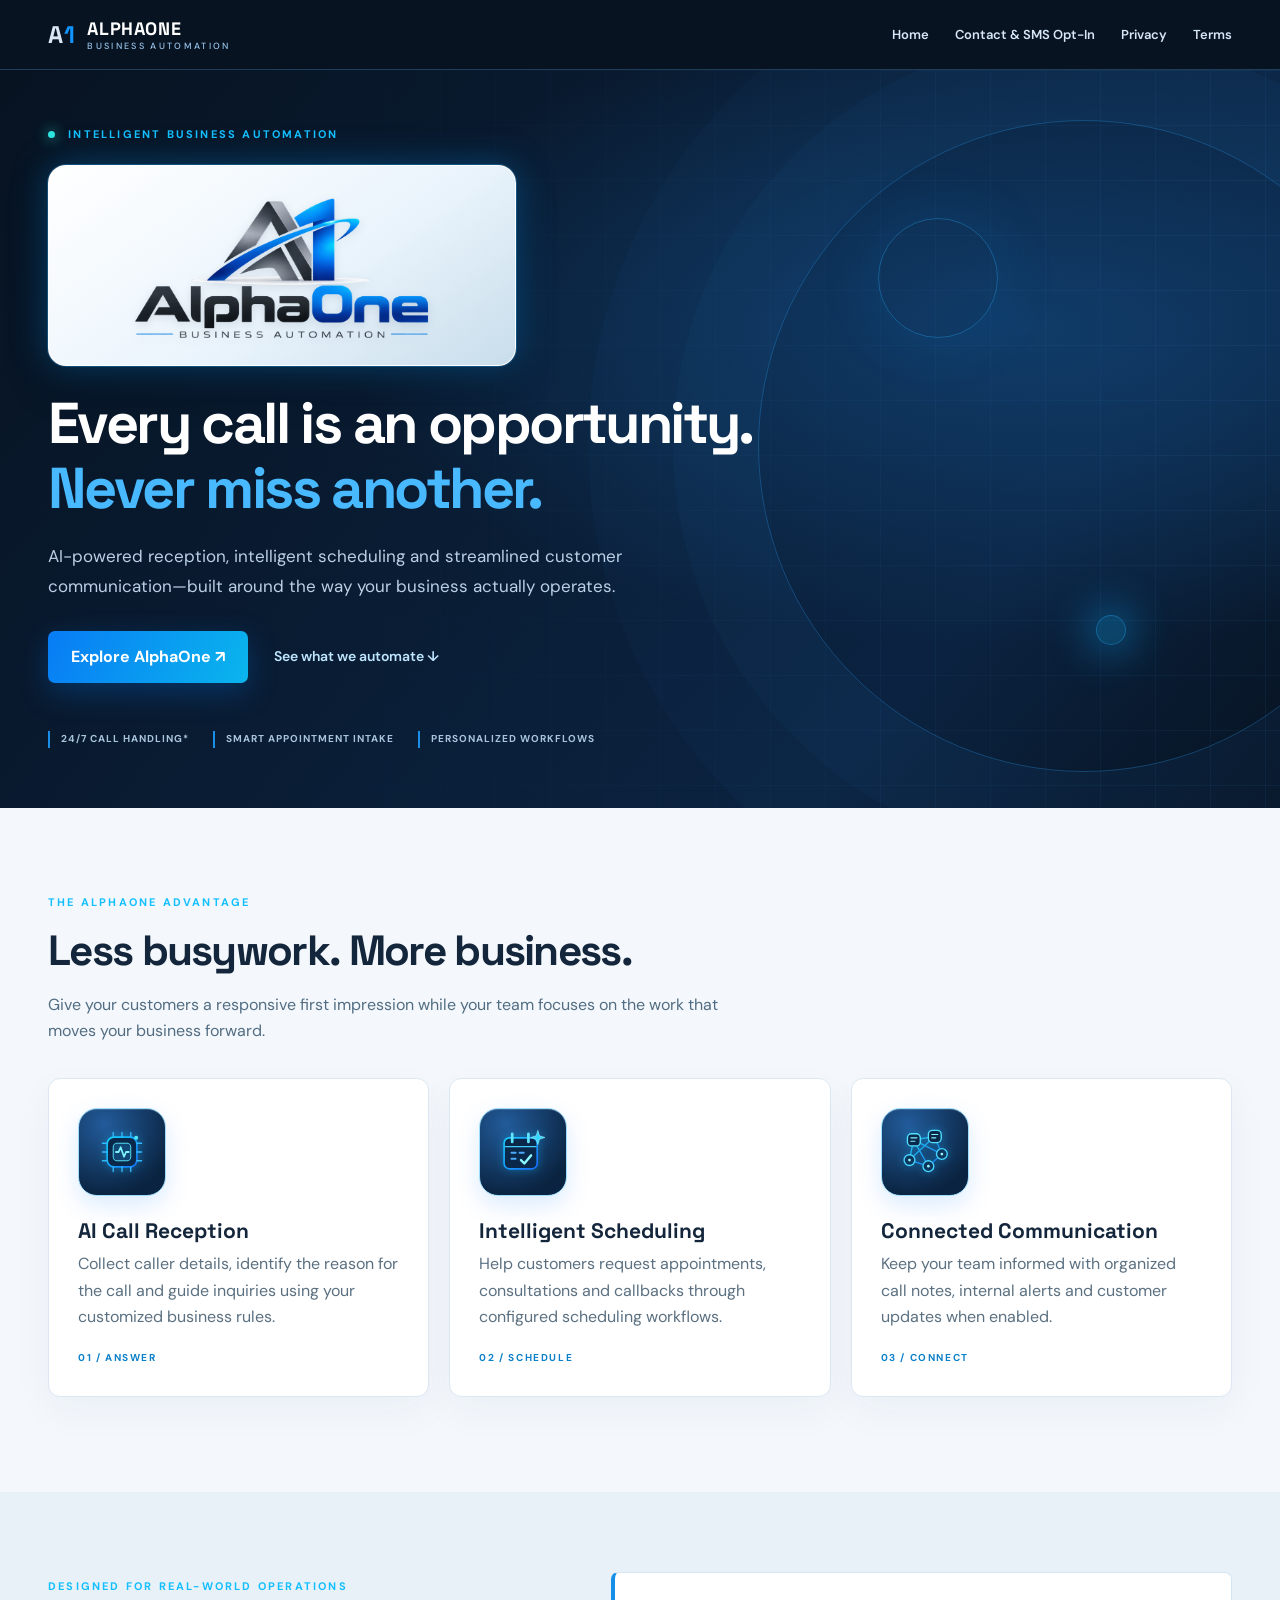
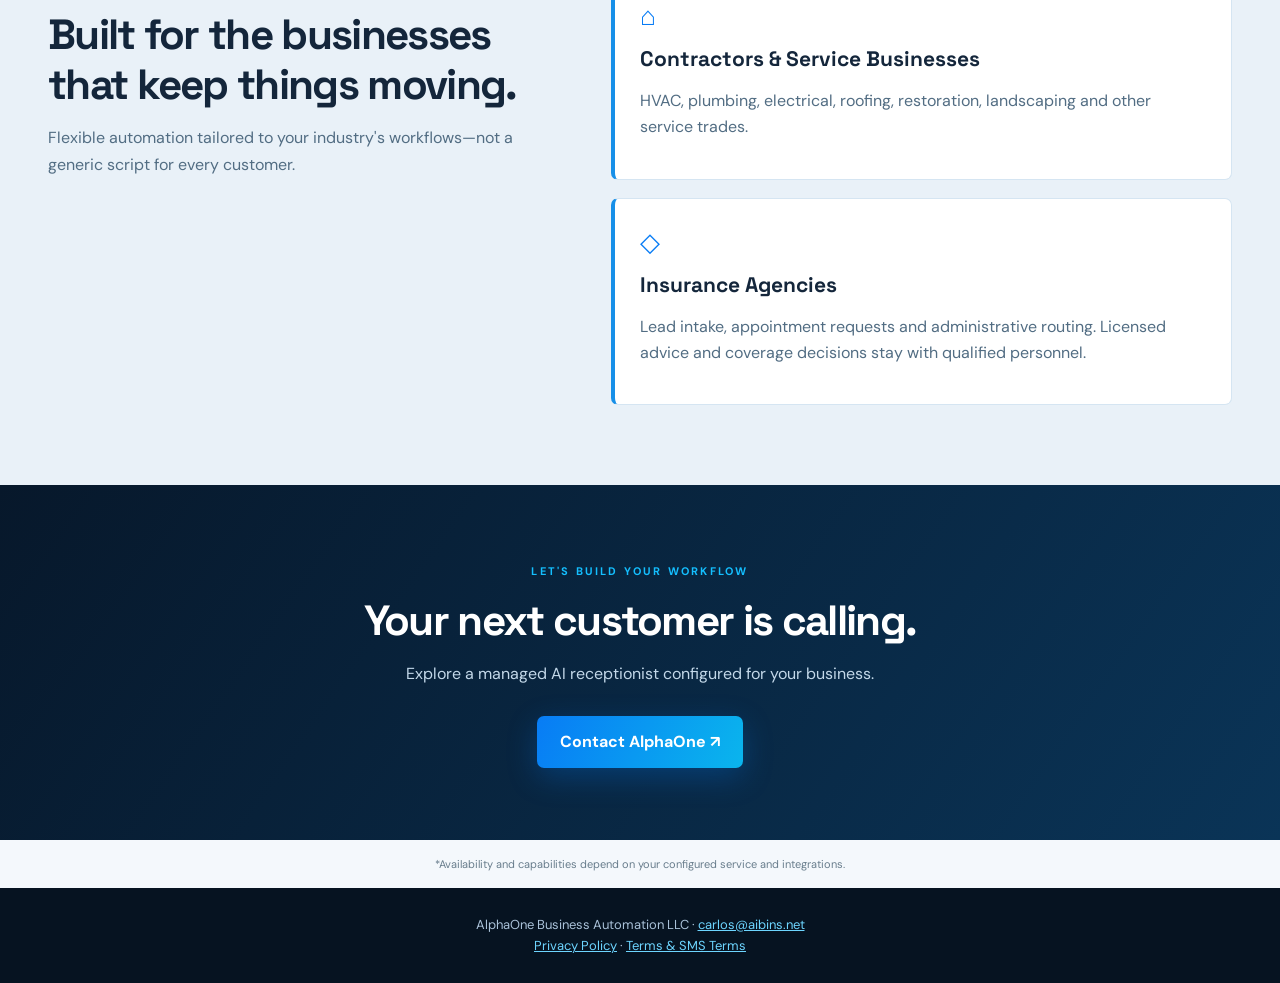
<file: index.html>
<!doctype html><html lang="en"><head><meta charset="utf-8"><meta name="viewport" content="width=device-width, initial-scale=1"><title>AlphaOne Business Automation | AI Reception & Scheduling</title><meta name="description" content="AlphaOne Business Automation provides managed AI receptionist and appointment automation solutions for contractors and insurance agencies."><link rel="stylesheet" href="style.css"></head><body><header class="site-header"><div class="header-inner"><a class="brand" href="index.html"><span class="brand-mark">A<span>1</span></span><span>ALPHAONE <small>BUSINESS AUTOMATION</small></span></a><nav aria-label="Main navigation"><a href="index.html">Home</a><a href="contact.html">Contact &amp; SMS Opt-In</a><a href="privacy.html">Privacy</a><a href="terms.html">Terms</a></nav></div></header><main><section class="hero-wrap"><div class="circuit" aria-hidden="true"></div><div class="hero-content"><div class="eyebrow"><span class="pulse"></span> INTELLIGENT BUSINESS AUTOMATION</div><div class="hero-logo-panel"><img class="hero-logo" src="alphaone-logo.png" alt="AlphaOne Business Automation logo"></div><h1>Every call is an opportunity.<br><em>Never miss another.</em></h1><p>AI-powered reception, intelligent scheduling and streamlined customer communication—built around the way your business actually operates.</p><div class="hero-actions"><a class="btn" href="contact.html">Explore AlphaOne <span aria-hidden="true">↗</span></a><a class="text-link" href="#solutions">See what we automate ↓</a></div><div class="hero-proof"><span>24/7 CALL HANDLING*</span><span>SMART APPOINTMENT INTAKE</span><span>PERSONALIZED WORKFLOWS</span></div></div><div class="orb orb-one" aria-hidden="true"></div><div class="orb orb-two" aria-hidden="true"></div></section><section class="content-section" id="solutions"><div class="section-heading"><span class="kicker">THE ALPHAONE ADVANTAGE</span><h2>Less busywork. More business.</h2><p>Give your customers a responsive first impression while your team focuses on the work that moves your business forward.</p></div><div class="cards"><article class="card"><div class="card-icon"><svg viewBox="0 0 80 80" role="img" aria-label="AI microchip with voice signal"><defs><linearGradient id="chipGrad" x1="0" y1="0" x2="1" y2="1"><stop stop-color="#10d7ff"/><stop offset="1" stop-color="#1673fa"/></linearGradient></defs><rect x="18" y="18" width="44" height="44" rx="10" fill="#0a294a" stroke="url(#chipGrad)" stroke-width="2.4"/><rect x="27" y="27" width="26" height="26" rx="6" fill="#104775" stroke="#5ce8ff" stroke-width="1.4"/><path d="M31 40h4l3-7 5 14 3-7h4" fill="none" stroke="#80f3ff" stroke-width="2.6" stroke-linecap="round" stroke-linejoin="round"/> <g stroke="#32baff" stroke-width="2" stroke-linecap="round"><path d="M27 11v7M40 11v7M53 11v7M27 62v7M40 62v7M53 62v7M11 27h7M11 40h7M11 53h7M62 27h7M62 40h7M62 53h7"/></g><circle cx="61" cy="19" r="3" fill="#4fe9f8"/></svg></div><h3>AI Call Reception</h3><p>Collect caller details, identify the reason for the call and guide inquiries using your customized business rules.</p><span class="card-number">01 / ANSWER</span></article><article class="card"><div class="card-icon"><svg viewBox="0 0 80 80" role="img" aria-label="Smart calendar with AI spark"><defs><linearGradient id="calGrad" x1="0" y1="0" x2="1" y2="1"><stop stop-color="#18cfff"/><stop offset="1" stop-color="#176dff"/></linearGradient></defs><rect x="12" y="19" width="49" height="46" rx="8" fill="#0a294a" stroke="url(#calGrad)" stroke-width="2.4"/><path d="M13 32h47" stroke="#44c9ff" stroke-width="2"/><path d="M24 13v12M48 13v12" stroke="#62e5ff" stroke-width="4" stroke-linecap="round"/><path d="M23 41h6M23 50h6M35 41h6" stroke="#4ca9f7" stroke-width="3" stroke-linecap="round"/><path d="m37 52 5 5 10-12" fill="none" stroke="#8af7ff" stroke-width="3.5" stroke-linecap="round" stroke-linejoin="round"/><path d="m62 8 2.5 8 8 2.5-8 2.5-2.5 8-2.5-8-8-2.5 8-2.5z" fill="#36d6ff" stroke="#a3f7ff" stroke-width=".8"/></svg></div><h3>Intelligent Scheduling</h3><p>Help customers request appointments, consultations and callbacks through configured scheduling workflows.</p><span class="card-number">02 / SCHEDULE</span></article><article class="card"><div class="card-icon"><svg viewBox="0 0 80 80" role="img" aria-label="Connected digital communication network"><defs><linearGradient id="netGrad" x1="0" y1="0" x2="1" y2="1"><stop stop-color="#20d9f5"/><stop offset="1" stop-color="#1876ff"/></linearGradient></defs><path d="M23 22 54 17 65 43 45 61 17 52 23 22 45 61M23 22 65 43M17 52 54 17" fill="none" stroke="url(#netGrad)" stroke-width="2" opacity=".9"/><rect x="14" y="13" width="19" height="18" rx="6" fill="#0a294a" stroke="#54dfff" stroke-width="2"/><path d="M19 19h9M19 24h6" stroke="#83efff" stroke-width="1.7" stroke-linecap="round"/><rect x="45" y="8" width="19" height="18" rx="6" fill="#0a294a" stroke="#54dfff" stroke-width="2"/><path d="M50 14h9M50 19h6" stroke="#83efff" stroke-width="1.7" stroke-linecap="round"/><circle cx="65" cy="43" r="8" fill="#0d365d" stroke="#46d5ff" stroke-width="2"/><circle cx="45" cy="61" r="8" fill="#0d365d" stroke="#46d5ff" stroke-width="2"/><circle cx="17" cy="52" r="8" fill="#0d365d" stroke="#46d5ff" stroke-width="2"/><circle cx="65" cy="43" r="2" fill="#9cf5ff"/><circle cx="45" cy="61" r="2" fill="#9cf5ff"/><circle cx="17" cy="52" r="2" fill="#9cf5ff"/></svg></div><h3>Connected Communication</h3><p>Keep your team informed with organized call notes, internal alerts and customer updates when enabled.</p><span class="card-number">03 / CONNECT</span></article></div></section><section class="industry-section"><div><span class="kicker">DESIGNED FOR REAL-WORLD OPERATIONS</span><h2>Built for the businesses<br>that keep things moving.</h2><p>Flexible automation tailored to your industry's workflows—not a generic script for every customer.</p></div><div class="industry-grid"><div class="industry-card"><span class="industry-icon">⌂</span><h3>Contractors &amp; Service Businesses</h3><p>HVAC, plumbing, electrical, roofing, restoration, landscaping and other service trades.</p></div><div class="industry-card"><span class="industry-icon">◇</span><h3>Insurance Agencies</h3><p>Lead intake, appointment requests and administrative routing. Licensed advice and coverage decisions stay with qualified personnel.</p></div></div></section><section class="cta-section"><span class="kicker">LET'S BUILD YOUR WORKFLOW</span><h2>Your next customer is calling.</h2><p>Explore a managed AI receptionist configured for your business.</p><a class="btn" href="contact.html">Contact AlphaOne ↗</a></section><p class="fine-print">*Availability and capabilities depend on your configured service and integrations.</p></main><footer>AlphaOne Business Automation LLC · <a href="mailto:carlos@aibins.net">carlos@aibins.net</a><br><a href="privacy.html">Privacy Policy</a> · <a href="terms.html">Terms & SMS Terms</a></footer></body></html>
</file>
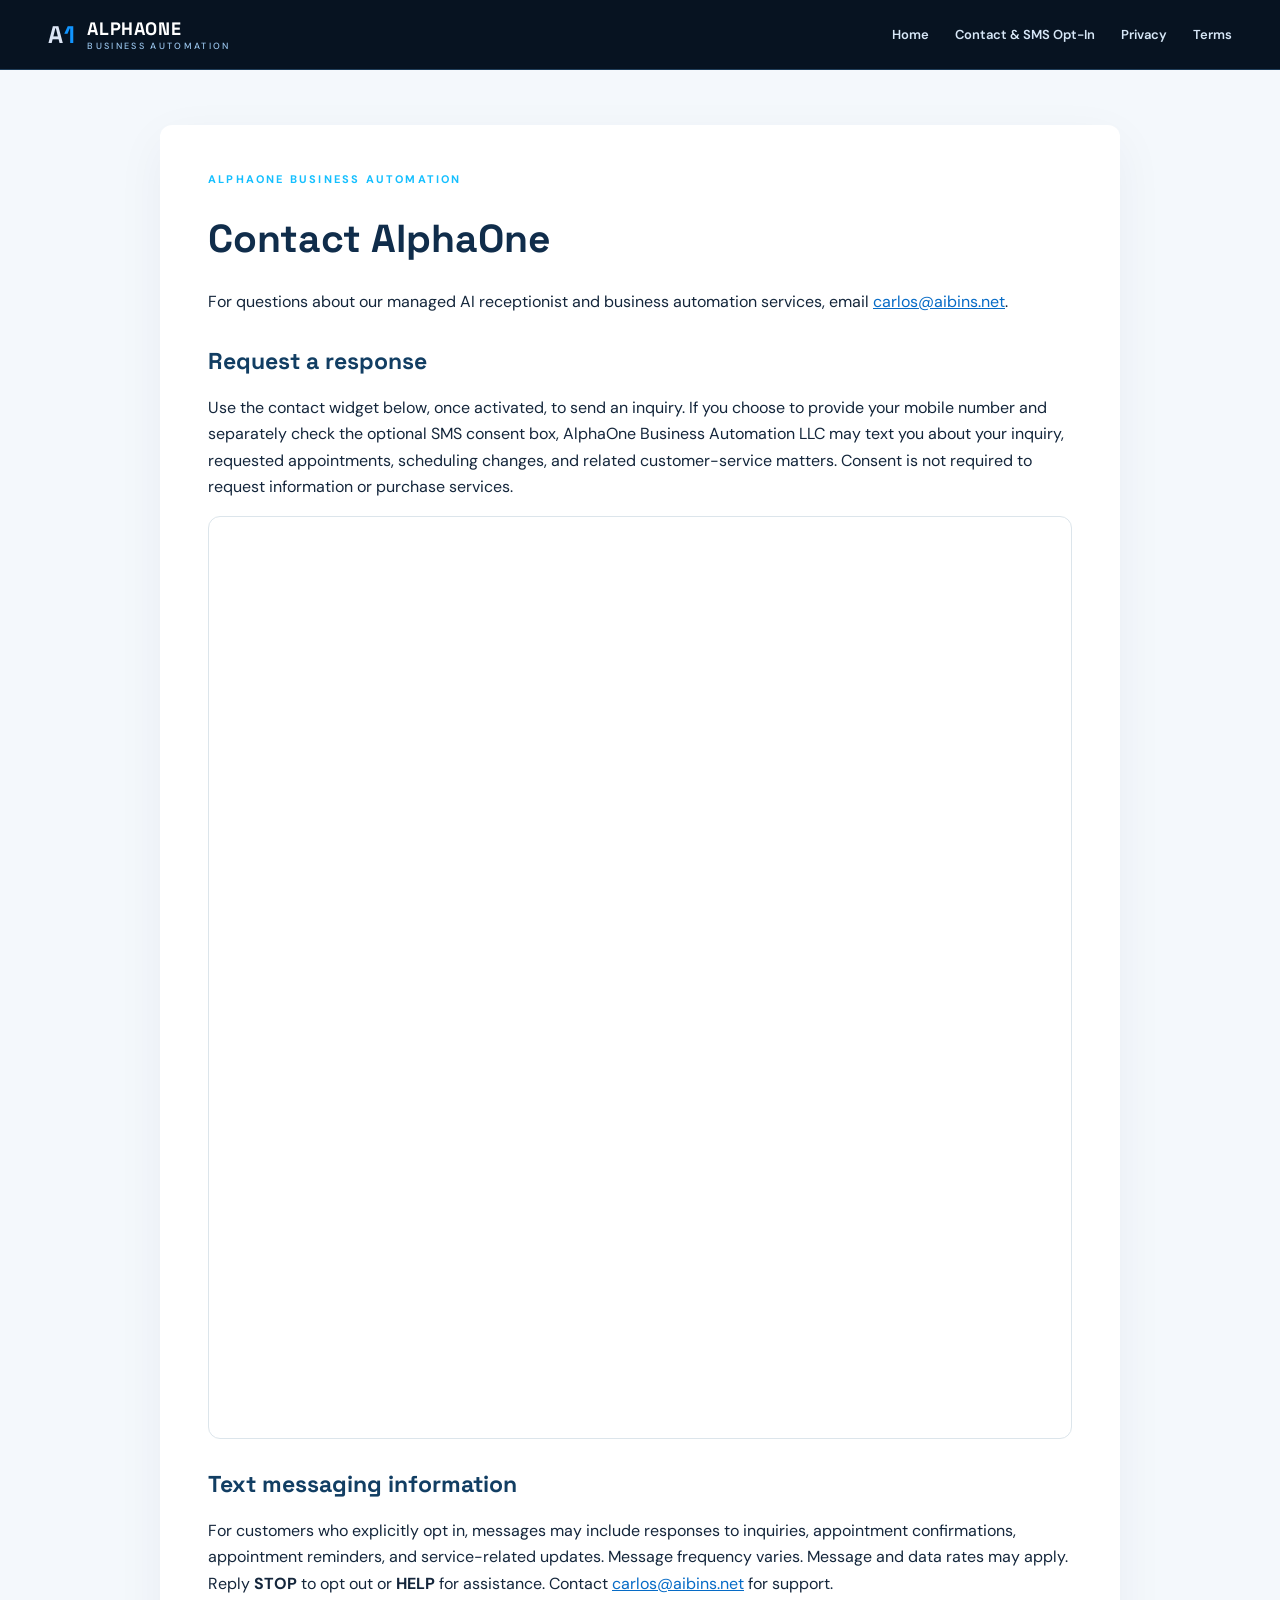
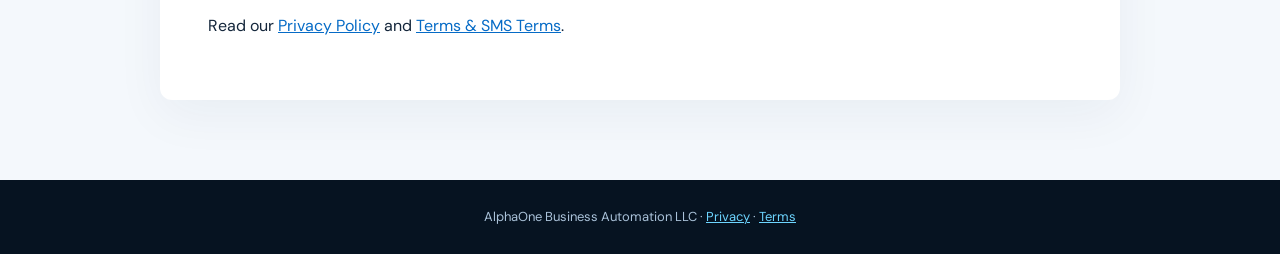
<file: contact.html>
<!doctype html><html lang="en"><head><meta charset="utf-8"><meta name="viewport" content="width=device-width, initial-scale=1"><title>Contact & SMS Opt-In | AlphaOne</title><link rel="stylesheet" href="style.css"></head><body><header class="site-header"><div class="header-inner"><a class="brand" href="index.html"><span class="brand-mark">A<span>1</span></span><span>ALPHAONE <small>BUSINESS AUTOMATION</small></span></a><nav aria-label="Main navigation"><a href="index.html">Home</a><a href="contact.html">Contact &amp; SMS Opt-In</a><a href="privacy.html">Privacy</a><a href="terms.html">Terms</a></nav></div></header><main class="inner-page"><div class="inner-eyebrow">ALPHAONE BUSINESS AUTOMATION</div><h1>Contact AlphaOne</h1><p>For questions about our managed AI receptionist and business automation services, email <a href="mailto:carlos@aibins.net">carlos@aibins.net</a>.</p><h2>Request a response</h2><p>Use the contact widget below, once activated, to send an inquiry. If you choose to provide your mobile number and separately check the optional SMS consent box, AlphaOne Business Automation LLC may text you about your inquiry, requested appointments, scheduling changes, and related customer-service matters. Consent is not required to request information or purchase services.</p><div id="alphaone-contact-widget" style="min-height:120px;padding:18px;background:#fff;border:1px solid #dce5eb;border-radius:12px"><iframe
src="https://api.leadconnectorhq.com/widget/form/3IHRbKxtsZUbZVjS4kMZ"
style="width:100%;height:876px;border:none;border-radius:8px"
title="AlphaOne - Contact & SMS Opt-In">
</iframe></div><h2>Text messaging information</h2><p>For customers who explicitly opt in, messages may include responses to inquiries, appointment confirmations, appointment reminders, and service-related updates. Message frequency varies. Message and data rates may apply. Reply <b>STOP</b> to opt out or <b>HELP</b> for assistance. Contact <a href="mailto:carlos@aibins.net">carlos@aibins.net</a> for support.</p><p>Read our <a href="privacy.html">Privacy Policy</a> and <a href="terms.html">Terms & SMS Terms</a>.</p></main><footer>AlphaOne Business Automation LLC · <a href="privacy.html">Privacy</a> · <a href="terms.html">Terms</a></footer>
<script src="https://widgets.leadconnectorhq.com/loader.js" data-resources-url="https://widgets.leadconnectorhq.com/chat-widget/loader.js" data-widget-id="6ac1248164e7d1b8b090e606" data-source="WEB_USER"></script>
<script src="https://link.msgsndr.com/js/form_embed.js"></script>
</body></html>
</file>
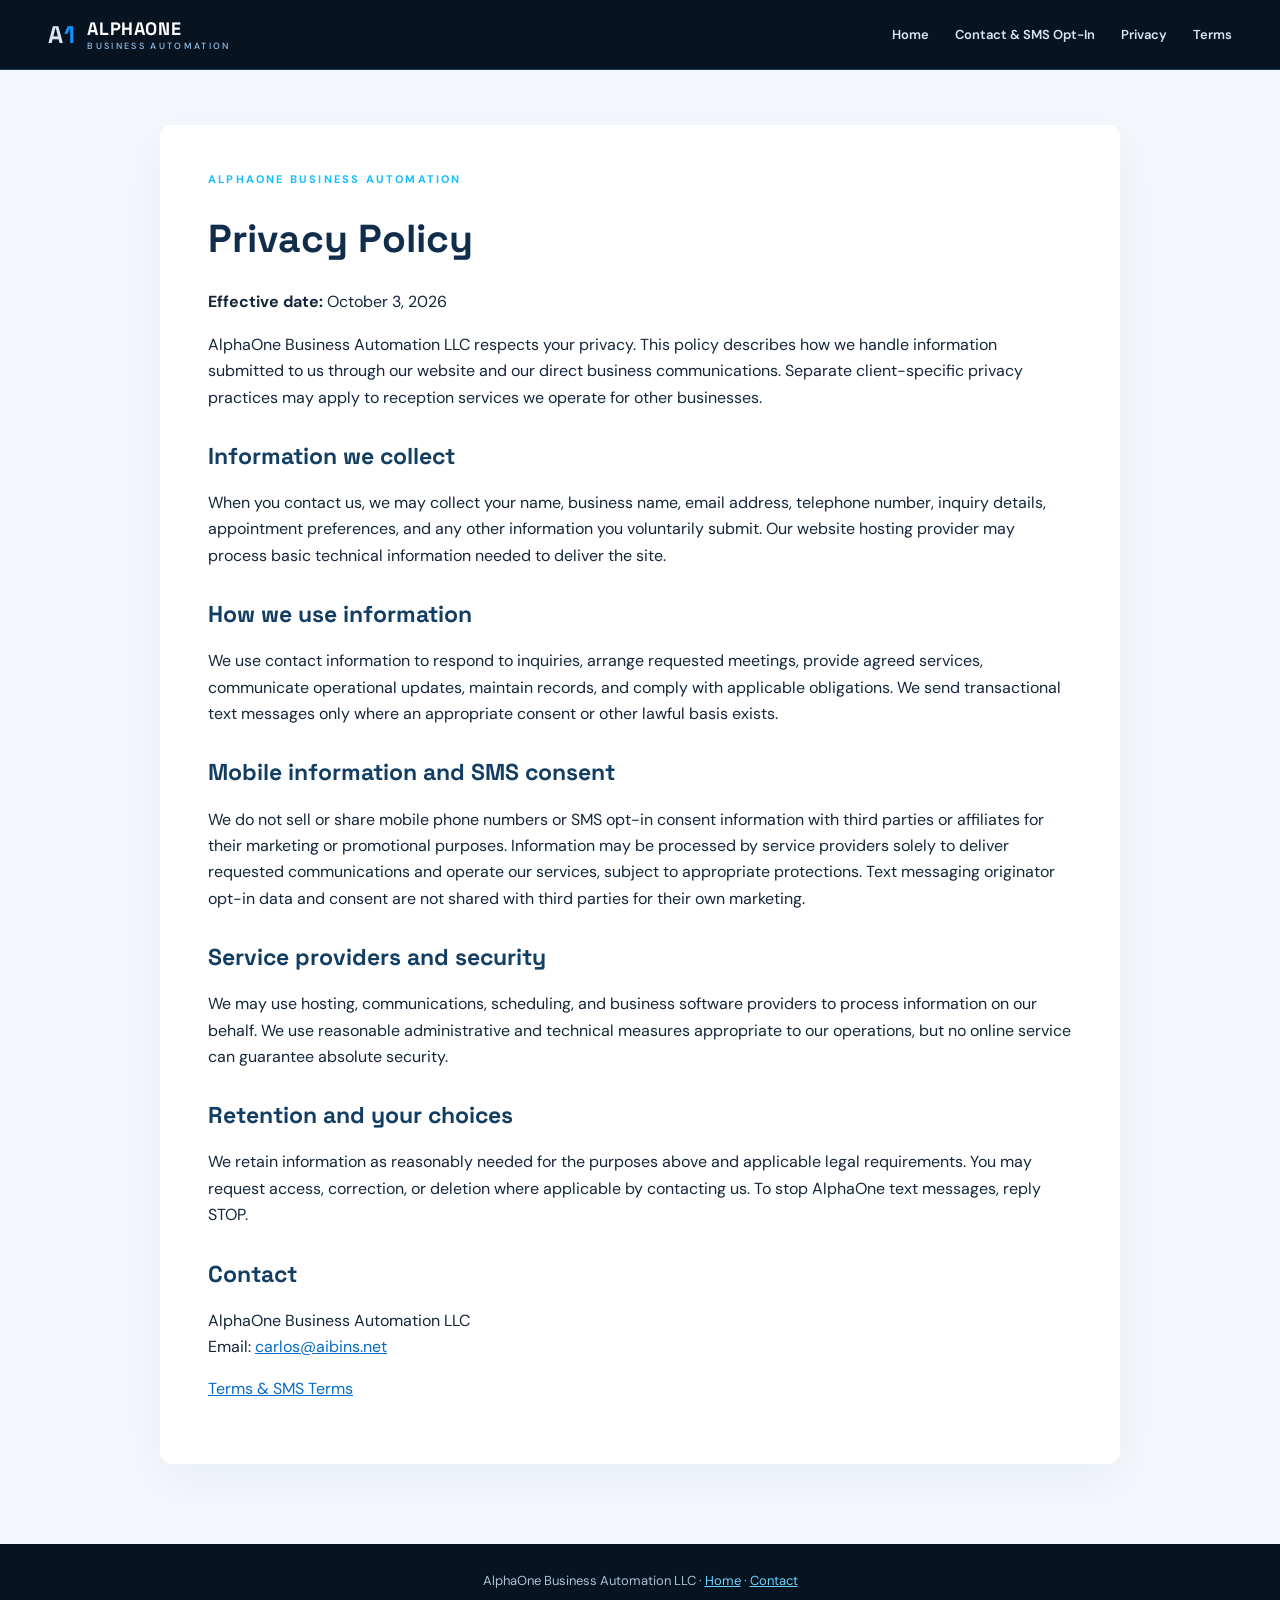
<file: privacy.html>
<!doctype html><html lang="en"><head><meta charset="utf-8"><meta name="viewport" content="width=device-width, initial-scale=1"><title>Privacy Policy | AlphaOne</title><link rel="stylesheet" href="style.css"></head><body><header class="site-header"><div class="header-inner"><a class="brand" href="index.html"><span class="brand-mark">A<span>1</span></span><span>ALPHAONE <small>BUSINESS AUTOMATION</small></span></a><nav aria-label="Main navigation"><a href="index.html">Home</a><a href="contact.html">Contact &amp; SMS Opt-In</a><a href="privacy.html">Privacy</a><a href="terms.html">Terms</a></nav></div></header><main class="inner-page"><div class="inner-eyebrow">ALPHAONE BUSINESS AUTOMATION</div><h1>Privacy Policy</h1><p><b>Effective date:</b> October 3, 2026</p><p>AlphaOne Business Automation LLC respects your privacy. This policy describes how we handle information submitted to us through our website and our direct business communications. Separate client-specific privacy practices may apply to reception services we operate for other businesses.</p><h2>Information we collect</h2><p>When you contact us, we may collect your name, business name, email address, telephone number, inquiry details, appointment preferences, and any other information you voluntarily submit. Our website hosting provider may process basic technical information needed to deliver the site.</p><h2>How we use information</h2><p>We use contact information to respond to inquiries, arrange requested meetings, provide agreed services, communicate operational updates, maintain records, and comply with applicable obligations. We send transactional text messages only where an appropriate consent or other lawful basis exists.</p><h2>Mobile information and SMS consent</h2><p>We do not sell or share mobile phone numbers or SMS opt-in consent information with third parties or affiliates for their marketing or promotional purposes. Information may be processed by service providers solely to deliver requested communications and operate our services, subject to appropriate protections. Text messaging originator opt-in data and consent are not shared with third parties for their own marketing.</p><h2>Service providers and security</h2><p>We may use hosting, communications, scheduling, and business software providers to process information on our behalf. We use reasonable administrative and technical measures appropriate to our operations, but no online service can guarantee absolute security.</p><h2>Retention and your choices</h2><p>We retain information as reasonably needed for the purposes above and applicable legal requirements. You may request access, correction, or deletion where applicable by contacting us. To stop AlphaOne text messages, reply STOP.</p><h2>Contact</h2><p>AlphaOne Business Automation LLC<br>Email: <a href="mailto:carlos@aibins.net">carlos@aibins.net</a></p><p><a href="terms.html">Terms & SMS Terms</a></p></main><footer>AlphaOne Business Automation LLC · <a href="index.html">Home</a> · <a href="contact.html">Contact</a></footer></body></html>
</file>
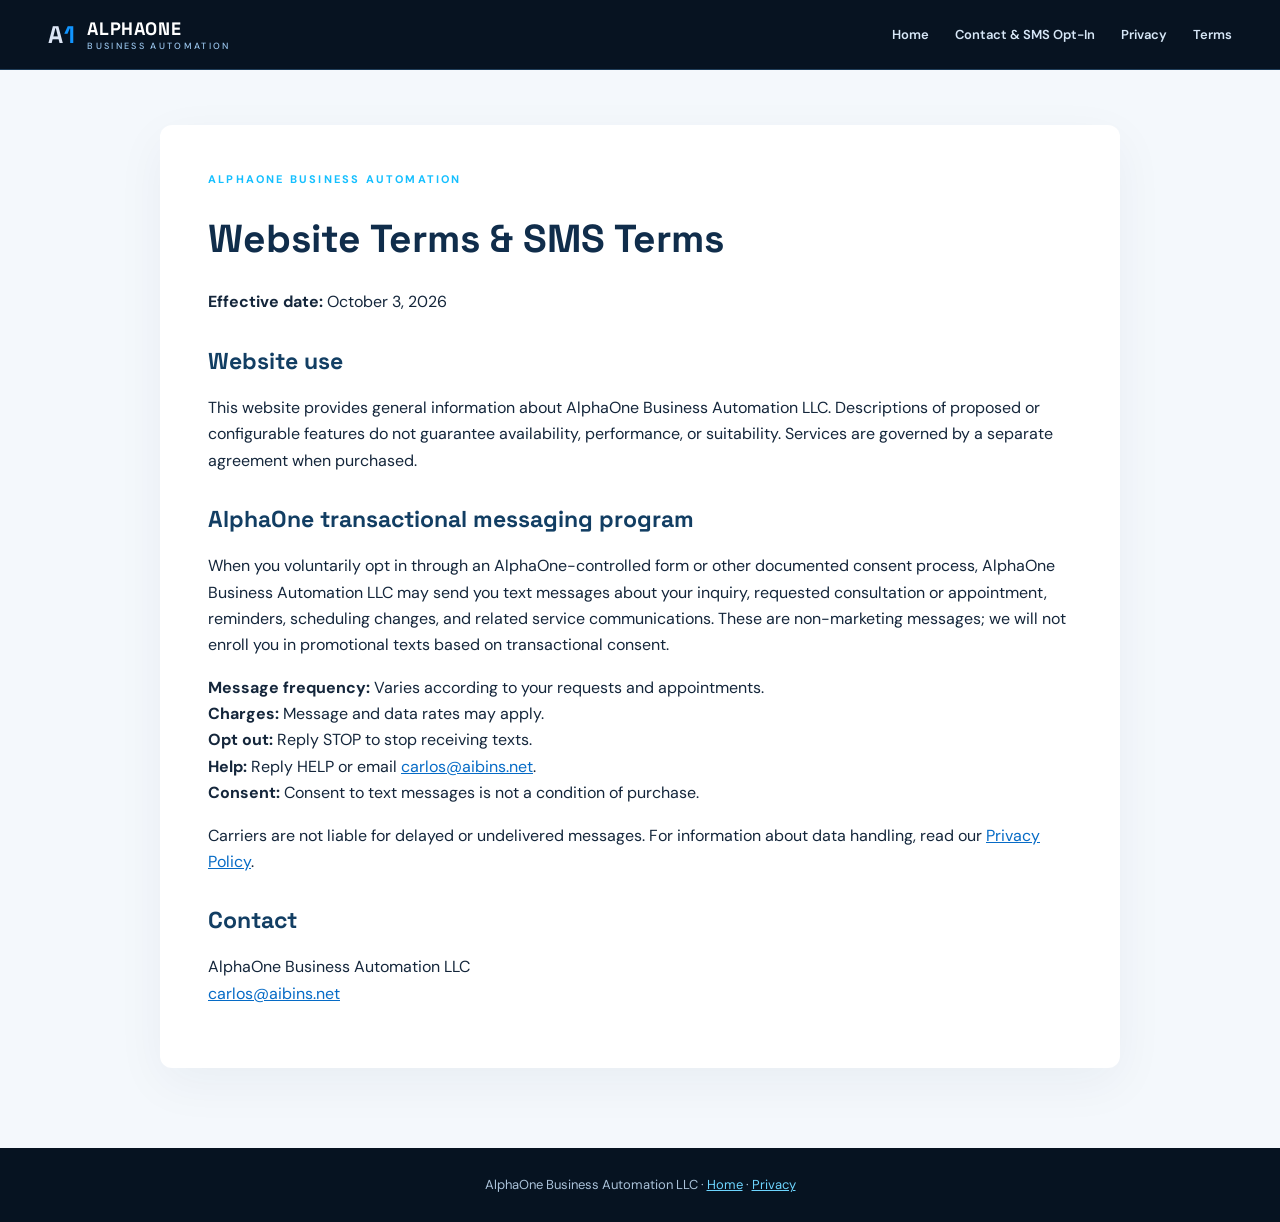
<file: terms.html>
<!doctype html><html lang="en"><head><meta charset="utf-8"><meta name="viewport" content="width=device-width, initial-scale=1"><title>Terms & SMS Terms | AlphaOne</title><link rel="stylesheet" href="style.css"></head><body><header class="site-header"><div class="header-inner"><a class="brand" href="index.html"><span class="brand-mark">A<span>1</span></span><span>ALPHAONE <small>BUSINESS AUTOMATION</small></span></a><nav aria-label="Main navigation"><a href="index.html">Home</a><a href="contact.html">Contact &amp; SMS Opt-In</a><a href="privacy.html">Privacy</a><a href="terms.html">Terms</a></nav></div></header><main class="inner-page"><div class="inner-eyebrow">ALPHAONE BUSINESS AUTOMATION</div><h1>Website Terms & SMS Terms</h1><p><b>Effective date:</b> October 3, 2026</p><h2>Website use</h2><p>This website provides general information about AlphaOne Business Automation LLC. Descriptions of proposed or configurable features do not guarantee availability, performance, or suitability. Services are governed by a separate agreement when purchased.</p><h2>AlphaOne transactional messaging program</h2><p>When you voluntarily opt in through an AlphaOne-controlled form or other documented consent process, AlphaOne Business Automation LLC may send you text messages about your inquiry, requested consultation or appointment, reminders, scheduling changes, and related service communications. These are non-marketing messages; we will not enroll you in promotional texts based on transactional consent.</p><p><b>Message frequency:</b> Varies according to your requests and appointments.<br><b>Charges:</b> Message and data rates may apply.<br><b>Opt out:</b> Reply STOP to stop receiving texts.<br><b>Help:</b> Reply HELP or email <a href="mailto:carlos@aibins.net">carlos@aibins.net</a>.<br><b>Consent:</b> Consent to text messages is not a condition of purchase.</p><p>Carriers are not liable for delayed or undelivered messages. For information about data handling, read our <a href="privacy.html">Privacy Policy</a>.</p><h2>Contact</h2><p>AlphaOne Business Automation LLC<br><a href="mailto:carlos@aibins.net">carlos@aibins.net</a></p></main><footer>AlphaOne Business Automation LLC · <a href="index.html">Home</a> · <a href="privacy.html">Privacy</a></footer></body></html>
</file>
<file: style.css>
@import url('https://fonts.googleapis.com/css2?family=DM+Sans:wght@400;500;600;700&family=Space+Grotesk:wght@400;500;600;700&display=swap');
:root{--navy:#061323;--navy2:#0b2138;--blue:#087cff;--cyan:#19d6fa;--ink:#14263b;--muted:#597083}*{box-sizing:border-box}html{scroll-behavior:smooth}body{margin:0;font:16px/1.65 'DM Sans',Arial,sans-serif;color:var(--ink);background:#f4f8fc}a{color:#066bc6}.site-header{background:#071321;color:#fff;border-bottom:1px solid #203e5a;position:relative;z-index:4}.header-inner{max-width:1240px;margin:auto;padding:17px 28px;display:flex;align-items:center;justify-content:space-between;gap:25px}.brand{display:flex;align-items:center;gap:12px;text-decoration:none;color:#fff;font:700 18px 'Space Grotesk',sans-serif;letter-spacing:.035em;white-space:nowrap}.brand small{display:block;font:500 9px 'DM Sans',sans-serif;letter-spacing:.26em;color:#9ac5ed}.brand-mark{font:700 24px 'Space Grotesk',sans-serif;color:#dce5f4}.brand-mark span{color:#1195ff}.site-header nav{display:flex;flex-wrap:wrap;gap:26px}.site-header nav a{color:#d7e7f7;text-decoration:none;font-size:13px;font-weight:600}.site-header nav a:hover{color:#30c7ff}.hero-wrap{background:radial-gradient(ellipse at 80% 35%,#103c69 0%,transparent 47%),linear-gradient(130deg,#071321 0%,#0b2341 75%,#071321 100%);position:relative;overflow:hidden;color:#fff;min-height:660px}.hero-wrap:before{content:'';position:absolute;inset:0;background-image:linear-gradient(#45aaff11 1px,transparent 1px),linear-gradient(90deg,#45aaff11 1px,transparent 1px);background-size:55px 55px;mask-image:linear-gradient(90deg,transparent 15%,black 100%)}.hero-wrap:after{content:'';position:absolute;right:-130px;top:50px;width:650px;height:650px;border:1px solid #2c99ee55;border-radius:50%;box-shadow:0 0 0 85px #2192ee08,0 0 0 170px #2192ee07;pointer-events:none}.hero-content{position:relative;z-index:2;max-width:1240px;margin:auto;padding:55px 28px 60px}.eyebrow,.kicker,.inner-eyebrow{font-size:11px;letter-spacing:.2em;font-weight:700;color:#14bfff}.pulse{display:inline-block;width:7px;height:7px;background:#2ce5df;border-radius:50%;box-shadow:0 0 13px #2ce5df;margin-right:8px}.hero-logo{display:block;width:min(420px,80%);height:auto;margin:14px 0 4px;filter:drop-shadow(0 5px 17px #1597fa33)}.hero-content h1{font:700 clamp(36px,4.5vw,62px)/1.12 'Space Grotesk',sans-serif;letter-spacing:-.045em;margin:0 0 22px;max-width:790px}.hero-content h1 em{font-style:normal;color:#49b9ff}.hero-content>p{max-width:625px;color:#bbd0e5;font-size:17px;line-height:1.75}.hero-actions{display:flex;gap:26px;align-items:center;flex-wrap:wrap;margin:29px 0 48px}.btn{display:inline-block;background:linear-gradient(115deg,#087cf5,#0ab5ed);color:#fff;text-decoration:none;padding:13px 23px;border-radius:7px;font-weight:700;box-shadow:0 9px 30px #037af744}.btn:hover{filter:brightness(1.15)}.text-link{color:#bfe6ff;text-decoration:none;font-weight:600;font-size:14px}.hero-proof{display:flex;gap:24px;flex-wrap:wrap;color:#a9c5dd;font-size:10px;font-weight:700;letter-spacing:.1em}.hero-proof span{border-left:2px solid #1a8fe7;padding-left:11px}.orb{position:absolute;border:1px solid #24adff55;border-radius:50%;pointer-events:none}.orb-one{width:120px;height:120px;right:22%;top:20%;box-shadow:0 0 65px #058bfa22}.orb-two{width:30px;height:30px;right:12%;bottom:22%;background:#12a7ef44;box-shadow:0 0 45px #11a9ff}.content-section{max-width:1240px;margin:auto;padding:80px 28px 95px}.section-heading{max-width:690px;margin-bottom:34px}.section-heading h2,.industry-section h2,.cta-section h2{font:700 clamp(29px,3.3vw,44px)/1.17 'Space Grotesk',sans-serif;letter-spacing:-.04em;margin:12px 0}.section-heading p,.industry-section p{color:#526d83}.cards{display:grid;grid-template-columns:repeat(3,1fr);gap:20px}.card{background:#fff;border:1px solid #dbe7f2;border-radius:12px;padding:29px;box-shadow:0 14px 40px #0c386a0b;min-height:285px;display:flex;flex-direction:column}.card-icon{font-size:32px;color:#078ef2;line-height:1.1}.card h3,.industry-card h3{font:700 21px 'Space Grotesk',sans-serif;margin:23px 0 7px}.card p{color:#5b7081;margin:0}.card-number{margin-top:auto;padding-top:20px;font-size:10px;color:#0c80c8;letter-spacing:.16em;font-weight:700}.industry-section{background:#e9f1f8;padding:80px max(28px,calc((100vw - 1184px)/2));display:grid;grid-template-columns:.9fr 1.1fr;gap:55px}.industry-grid{display:grid;gap:18px}.industry-card{background:#fff;border:1px solid #d5e5f2;border-left:4px solid #168fe8;padding:22px 25px;border-radius:7px}.industry-card h3{margin:7px 0}.industry-icon{font-size:26px;color:#087cf5}.cta-section{text-align:center;background:linear-gradient(125deg,#07182b,#0a3457);color:#fff;padding:72px 20px}.cta-section p{color:#c3d8e9}.cta-section .btn{margin-top:12px}.fine-print{text-align:center;font-size:11px;color:#687d8c;margin:15px}footer{background:#061321;color:#aac2d9;padding:26px 20px;text-align:center;font-size:13px}footer a{color:#6dd5ff}.inner-page{max-width:960px;margin:55px auto 80px;background:#fff;padding:45px 48px;border-radius:12px;box-shadow:0 15px 50px #0a2d510d}.inner-page h1{font:700 39px 'Space Grotesk',sans-serif;color:#102d4b}.inner-page h2{font:700 23px 'Space Grotesk',sans-serif;color:#123e63;margin-top:30px}.inner-page .notice{padding:16px;background:#e8f5fc;border-left:4px solid #1599e5;border-radius:5px;margin:20px 0}.inner-page a{overflow-wrap:anywhere}@media(max-width:800px){.header-inner{align-items:flex-start;flex-direction:column}.site-header nav{gap:14px}.hero-wrap{min-height:auto}.hero-content{padding-top:45px}.hero-logo{width:min(330px,90%)}.cards{grid-template-columns:1fr}.industry-section{grid-template-columns:1fr;gap:20px}.inner-page{margin:20px 12px;padding:25px 19px}.hero-wrap:after{opacity:.3}}
/* Logo contrast enhancement: silver glass plaque against the dark hero */
.hero-logo-panel{display:flex;align-items:center;justify-content:center;width:fit-content;max-width:100%;padding:15px 28px 12px;margin:22px 0 25px;border-radius:18px;background:linear-gradient(145deg,#fff 0%,#eaf4fc 57%,#c8ddeb 100%);border:1px solid rgba(255,255,255,.94);box-shadow:0 0 0 1px rgba(48,179,255,.28),0 0 36px rgba(0,155,255,.34),0 18px 42px rgba(0,0,0,.25);}
.hero-logo-panel .hero-logo{display:block;width:min(410px,72vw);height:auto;margin:0;filter:drop-shadow(0 3px 5px rgba(19,42,69,.12));}
@media(max-width:600px){.hero-logo-panel{padding:12px 16px;border-radius:14px;margin:18px 0 22px}.hero-logo-panel .hero-logo{width:min(315px,76vw)}}

/* AlphaOne premium technology icon system */
.card-icon{display:flex;align-items:center;justify-content:center;width:88px;height:88px;padding:9px;border:1px solid #9edcff;border-radius:19px;background:radial-gradient(circle at 30% 18%,#225b9a,#0a2340 78%);box-shadow:inset 0 1px 0 #ffffff29,0 9px 25px #087cf526;transition:transform .25s ease,box-shadow .25s ease;}
.card-icon svg{display:block;width:54px;height:54px;overflow:visible;filter:drop-shadow(0 0 5px #11bafc60);}
.card:hover .card-icon{transform:translateY(-3px);box-shadow:inset 0 1px 0 #ffffff29,0 13px 32px #087cf540;}
.card h3{margin-top:21px;}
@media(prefers-reduced-motion:reduce){.card-icon{transition:none}.card:hover .card-icon{transform:none}}
</file>
